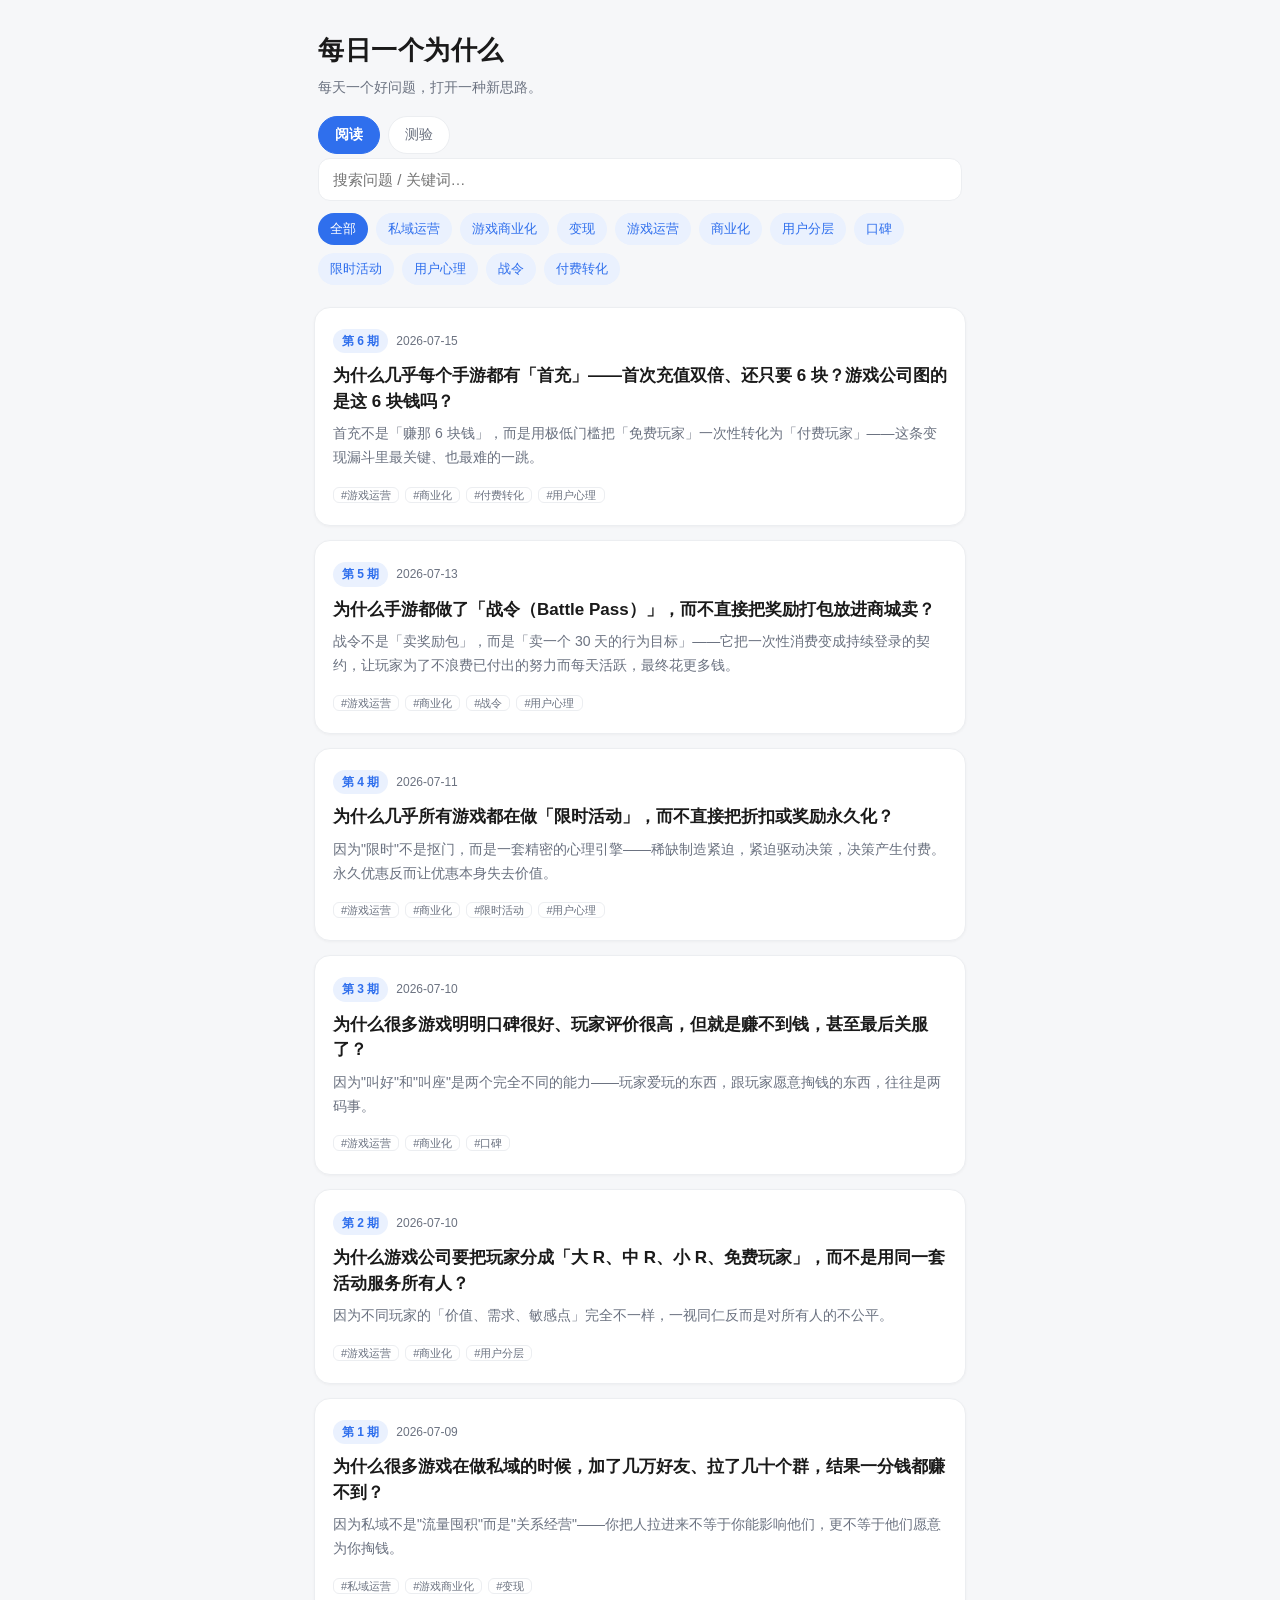
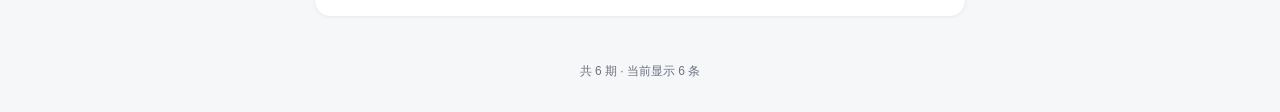
<file: index.html>
<!DOCTYPE html>
<html lang="zh-CN">
<head>
  <meta charset="UTF-8" />
  <meta name="viewport" content="width=device-width, initial-scale=1.0, maximum-scale=1.0, user-scalable=no, viewport-fit=cover" />
  <title>每日一个为什么 · 思维素材库</title>
  <meta name="description" content="每天一个好问题，打开一种新思路。游戏运营 / 商业化 / 私域的真实案例与思维模型。" />
  <meta property="og:type" content="website" />
  <meta property="og:title" content="每日一个为什么" />
  <meta property="og:description" content="每天一个好问题，打开一种新思路。游戏运营 / 商业化 / 私域的真实案例与思维模型。" />
  <meta property="og:image" content="cover.png" />
  <meta property="og:image:width" content="1200" />
  <meta property="og:image:height" content="630" />
  <meta property="og:site_name" content="每日一个为什么" />
  <meta name="format-detection" content="telephone=no" />
  <meta http-equiv="Cache-Control" content="no-cache, no-store, must-revalidate" />
  <meta http-equiv="Pragma" content="no-cache" />
  <meta http-equiv="Expires" content="0" />
  <link rel="stylesheet" href="css/style.css?v=4" />
</head>
<body>
  <header class="site-header">
    <h1 class="site-title">每日一个为什么</h1>
    <p class="site-sub">每天一个好问题，打开一种新思路。</p>
    <nav class="topnav">
      <a class="tnav active" href="index.html">阅读</a>
      <a class="tnav" href="quiz.html">测验</a>
    </nav>
    <div class="search-box">
      <input id="search" type="search" placeholder="搜索问题 / 关键词…" autocomplete="off" />
    </div>
    <nav id="tag-bar" class="tag-bar" hidden></nav>
  </header>

  <main id="list" class="card-list"></main>

  <footer class="site-footer">
    <span id="count"></span>
  </footer>

  <script src="vendor/marked.min.js?v=4"></script>
  <script>window.marked||document.write('<script src="https://cdn.jsdelivr.net/npm/marked/marked.min.js"><\/script>')</script>
  <script src="js/app.js?v=4"></script>
</body>
</html>
</file>
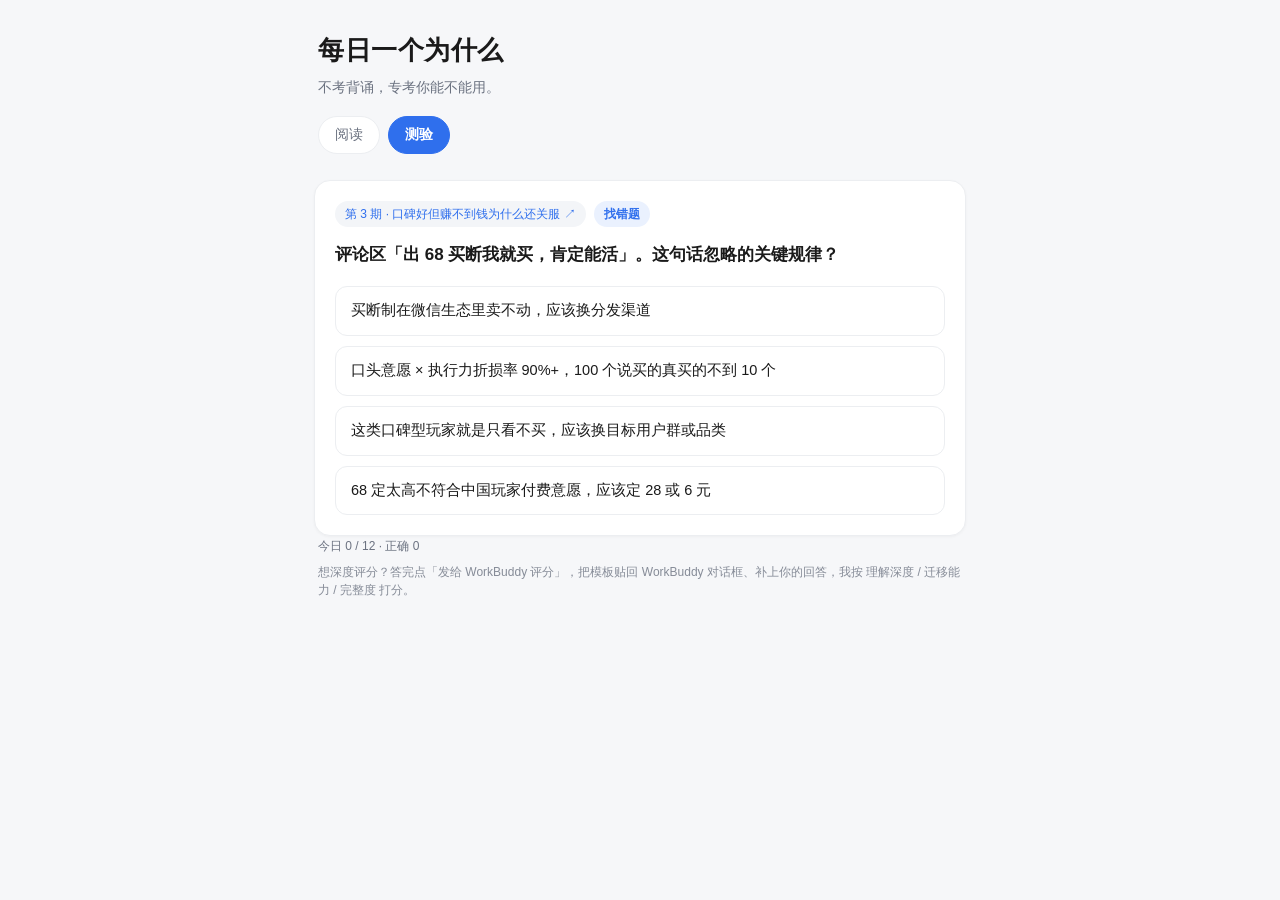
<file: quiz.html>
<!DOCTYPE html>
<html lang="zh-CN">
<head>
  <meta charset="UTF-8" />
  <meta name="viewport" content="width=device-width, initial-scale=1.0, viewport-fit=cover" />
  <title>测验 · 每日一个为什么</title>
  <meta name="description" content="不考背诵，专考你能不能用。随机抽题，想清楚再揭晓评分点。" />
  <link rel="stylesheet" href="css/style.css" />
</head>
<body>
  <header class="site-header">
    <h1 class="site-title">每日一个为什么</h1>
    <p class="site-sub">不考背诵，专考你能不能用。</p>
    <nav class="topnav">
      <a class="tnav" href="index.html">阅读</a>
      <a class="tnav active" href="quiz.html">测验</a>
    </nav>
  </header>

  <main class="quiz-wrap">
    <div id="quiz-card" class="quiz-card">
      <div class="empty">加载中…</div>
    </div>
    <div class="quiz-foot">
      <span id="today-count">今日 0 / 0</span>
      <span class="quiz-tip">想深度评分？答完点「发给 WorkBuddy 评分」，把模板贴回 WorkBuddy 对话框、补上你的回答，我按 理解深度 / 迁移能力 / 完整度 打分。</span>
    </div>
  </main>

  <script src="js/quiz.js"></script>
</body>
</html>
</file>
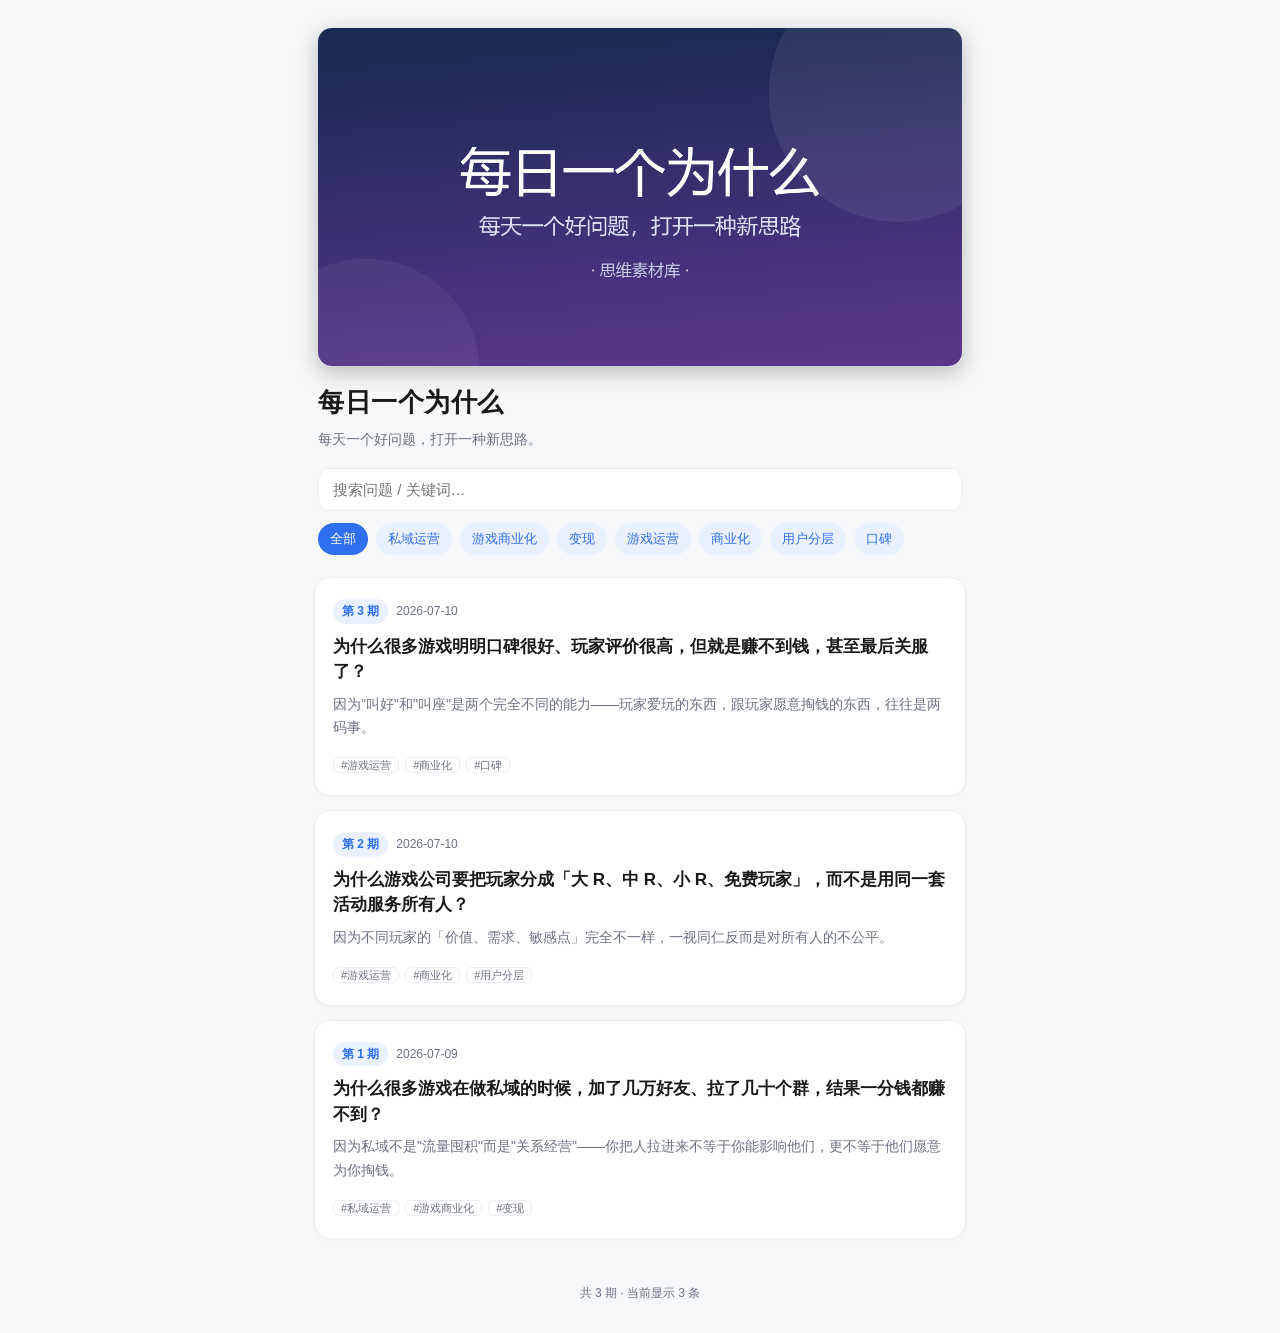
<file: standalone.html>
<!DOCTYPE html>
<html lang="zh-CN">
<head>
<meta charset="UTF-8"/>
<meta name="viewport" content="width=device-width,initial-scale=1,maximum-scale=1,user-scalable=no,viewport-fit=cover"/>
<title>每日一个为什么 · 思维素材库</title>
<meta name="description" content="每天一个好问题，打开一种新思路。游戏运营 / 商业化 / 私域的真实案例与思维模型。" />
<!-- 微信分享 Open Graph 标签 -->
<meta property="og:type" content="website" />
<meta property="og:title" content="每日一个为什么" />
<meta property="og:description" content="每天一个好问题，打开一种新思路。游戏运营 / 商业化 / 私域的真实案例与思维模型。" />
<meta property="og:image" content="cover.png" />
<meta property="og:image:width" content="1200" />
<meta property="og:image:height" content="630" />
<meta property="og:site_name" content="每日一个为什么" />
<meta name="twitter:card" content="summary_large_image" />
<meta name="format-detection" content="telephone=no" />
<style>
:root {
  --bg: #f6f7f9;
  --card: #ffffff;
  --text: #1a1a1a;
  --text-soft: #6b7280;
  --accent: #2f6fed;
  --accent-soft: #eaf1fe;
  --line: #eceef1;
  --quote: #f3f5f8;
  --radius: 16px;
  --maxw: 680px;
}

@media (prefers-color-scheme: dark) {
  :root {
    --bg: #111418;
    --card: #1b1f24;
    --text: #e8eaed;
    --text-soft: #9aa0a6;
    --accent: #6ea0ff;
    --accent-soft: #1d2a44;
    --line: #2a2f36;
    --quote: #1f242b;
  }
}

* { box-sizing: border-box; -webkit-tap-highlight-color: transparent; }

html, body {
  margin: 0;
  padding: 0;
  background: var(--bg);
  color: var(--text);
  font-family: -apple-system, BlinkMacSystemFont, "Segoe UI", "PingFang SC",
    "Hiragino Sans GB", "Microsoft YaHei", sans-serif;
  font-size: 16px;
  line-height: 1.7;
  -webkit-font-smoothing: antialiased;
}

a { color: inherit; text-decoration: none; }

/* ---------- 首页头部 ---------- */
.site-header {
  max-width: var(--maxw);
  margin: 0 auto;
  padding: 28px 18px 8px;
}
.site-title {
  font-size: 26px;
  font-weight: 800;
  margin: 0 0 4px;
  letter-spacing: 0.5px;
}
.site-sub {
  margin: 0 0 16px;
  color: var(--text-soft);
  font-size: 14px;
}
.search-box input {
  width: 100%;
  border: 1px solid var(--line);
  background: var(--card);
  color: var(--text);
  border-radius: 12px;
  padding: 12px 14px;
  font-size: 15px;
  outline: none;
}
.search-box input:focus { border-color: var(--accent); }

/* ---------- 标签栏（预留筛选） ---------- */
.tag-bar {
  display: flex;
  gap: 8px;
  flex-wrap: wrap;
  margin-top: 12px;
}
.tag-bar .tag {
  font-size: 13px;
  padding: 5px 12px;
  border-radius: 999px;
  background: var(--accent-soft);
  color: var(--accent);
  cursor: pointer;
}
.tag-bar .tag.active { background: var(--accent); color: #fff; }

/* ---------- 卡片列表 ---------- */
.card-list {
  max-width: var(--maxw);
  margin: 0 auto;
  padding: 14px 14px 30px;
}
.card {
  background: var(--card);
  border-radius: var(--radius);
  padding: 18px;
  margin-bottom: 14px;
  box-shadow: 0 1px 3px rgba(0, 0, 0, 0.04);
  border: 1px solid var(--line);
  cursor: pointer;
  transition: transform 0.12s ease;
}
.card:active { transform: scale(0.985); }
.card-issue {
  display: inline-block;
  font-size: 12px;
  font-weight: 700;
  color: var(--accent);
  background: var(--accent-soft);
  padding: 2px 9px;
  border-radius: 999px;
  margin-bottom: 10px;
}
.card-date { font-size: 12px; color: var(--text-soft); margin-left: 8px; }
.card-q {
  font-size: 17px;
  font-weight: 700;
  line-height: 1.5;
  margin: 0 0 8px;
}
.card-sum {
  font-size: 14px;
  color: var(--text-soft);
  margin: 0;
  display: -webkit-box;
  -webkit-line-clamp: 2;
  -webkit-box-orient: vertical;
  overflow: hidden;
}
.card-tags { margin-top: 10px; }
.card-tags .t {
  font-size: 11px; color: var(--text-soft);
  border: 1px solid var(--line); border-radius: 6px;
  padding: 1px 7px; margin-right: 6px;
}

.empty { text-align: center; color: var(--text-soft); padding: 40px 0; }

.site-footer {
  text-align: center;
  color: var(--text-soft);
  font-size: 12px;
  padding: 0 0 30px;
}
.site-footer a { color: var(--accent); }

/* ---------- 详情页 ---------- */
.article-topbar {
  position: sticky; top: 0; z-index: 10;
  max-width: var(--maxw);
  margin: 0 auto;
  display: flex; align-items: center; gap: 12px;
  padding: 12px 16px;
  background: var(--bg);
  backdrop-filter: blur(8px);
}
.back-btn { color: var(--accent); font-size: 15px; font-weight: 600; }
.article-meta { color: var(--text-soft); font-size: 13px; }

.article-wrap {
  max-width: var(--maxw);
  margin: 0 auto;
  padding: 6px 18px 30px;
}
.article-content { font-size: 16px; }
.article-content h1 {
  font-size: 22px; font-weight: 800; line-height: 1.4; margin: 8px 0 18px;
}
.article-content h2 {
  font-size: 19px; font-weight: 800; margin: 26px 0 12px;
  padding-left: 10px; border-left: 4px solid var(--accent);
}
.article-content h3 {
  font-size: 16px; font-weight: 700; margin: 20px 0 8px; color: var(--text);
}
.article-content p { margin: 12px 0; }
.article-content ul, .article-content ol { padding-left: 22px; margin: 10px 0; }
.article-content li { margin: 6px 0; }
.article-content blockquote {
  margin: 14px 0;
  padding: 12px 16px;
  background: var(--quote);
  border-left: 4px solid var(--accent);
  border-radius: 0 10px 10px 0;
  color: var(--text-soft);
}
.article-content blockquote p { margin: 4px 0; }
.article-content strong { color: var(--text); font-weight: 700; }
.article-content table {
  width: 100%; border-collapse: collapse; margin: 16px 0;
  font-size: 14px; display: block; overflow-x: auto; white-space: nowrap;
}
.article-content th, .article-content td {
  border: 1px solid var(--line); padding: 8px 10px; text-align: left;
}
.article-content th { background: var(--accent-soft); color: var(--accent); font-weight: 700; }
.article-content code {
  background: var(--quote); padding: 2px 6px; border-radius: 5px; font-size: 14px;
}
.article-content hr { border: none; border-top: 1px solid var(--line); margin: 24px 0; }

/* ---------- 上下期导航 ---------- */
.pager {
  max-width: var(--maxw);
  margin: 0 auto;
  display: flex; justify-content: space-between; gap: 10px;
  padding: 0 18px 40px;
}
.pager a {
  flex: 1; text-align: center;
  padding: 12px; border-radius: 12px;
  background: var(--card); border: 1px solid var(--line);
  font-size: 14px; color: var(--accent); font-weight: 600;
}
.pager a.disabled { color: var(--text-soft); opacity: 0.5; pointer-events: none; }
.pager a .lbl { display: block; font-size: 11px; color: var(--text-soft); font-weight: 400; }

/* 分享提示 */
.site-footer .tip {
  display: inline-block; margin-top: 6px; font-size: 12px;
  color: var(--text-soft); opacity: 0.75; font-weight: 400;
}

/* 头图 */
.hero {
  display: block; width: 100%; max-width: 720px; margin: 0 auto 14px;
  border-radius: 14px; box-shadow: 0 6px 22px rgba(0,0,0,0.25);
}

</style>
</head>
<body>

<header class="site-header">
<img class="hero" src="cover.png" alt="每日一个为什么"/>
<h1 class="site-title">每日一个为什么</h1>
<p class="site-sub">每天一个好问题，打开一种新思路。</p>
<div class="search-box"><input id="search" type="search" placeholder="搜索问题 / 关键词…" autocomplete="off"/></div>
<nav id="tag-bar" class="tag-bar"></nav>
</header>

<main id="list" class="card-list">
<div style="text-align:center;color:#999;padding:40px 0;">加载中…</div>
</main>

<div id="article-view" class="article-wrap" style="display:none">
<header class="article-topbar">
<a href="#" class="back-btn" onclick="showList();return false;">‹ 返回列表</a>
<span id="av-meta" class="article-meta"></span>
</header>
<article id="av-content" class="article-content"></article>
<nav id="av-pager" class="pager"></nav>
</div>

<footer class="site-footer"><span id="count"></span></footer>

<script>
/* ===== 数据（JSON 内联，构建时已预渲染 HTML）===== */
var ARTICLES_JSON = [
  {
    "id": "001",
    "issue": 1,
    "date": "2026-07-09",
    "title": "001-游戏私域加了几万好友为什么赚不到钱",
    "question": "为什么很多游戏在做私域的时候，加了几万好友、拉了几十个群，结果一分钱都赚不到？",
    "summary": "因为私域不是\"流量囤积\"而是\"关系经营\"——你把人拉进来不等于你能影响他们，更不等于他们愿意为你掏钱。",
    "tags": [
      "私域运营",
      "游戏商业化",
      "变现"
    ],
    "theme": "私域运营",
    "html_body": "<h1>每日一个为什么 · 第 1 期</h1>\n\n<h2>问题</h2>\n\n<p><strong>为什么很多游戏在做私域的时候，加了几万好友、拉了几十个群，结果一分钱都赚不到？</strong></p>\n\n<hr/>\n\n<h2>答案</h2>\n\n<h3>一句话总结</h3>\n\n<blockquote><p>因为私域不是\"流量囤积\"而是\"关系经营\"——你把人拉进来不等于你能影响他们，更不等于他们愿意为你掏钱。</p></blockquote>\n\n<h3>先看一个真实场景</h3>\n\n<p>某款游戏运营团队雄心勃勃地搞私域：</p>\n\n<li>加了 <strong>5 万个玩家微信好友</strong></li>\n<li>拉了 <strong>40 多个微信群</strong></li>\n<li>每天在群里发活动公告、充值福利、版本更新</li>\n\n<p>看起来声势浩大，对吧？</p>\n\n<p>结果三个月下来：</p>\n\n<blockquote><p>月均私域转化收入：不到 2000 块。</p></blockquote>\n<blockquote><p>群活跃率：从 80% 掉到 5%。</p></blockquote>\n<blockquote><p>被拉黑 / 退群率：超过 60%。</p></blockquote>\n\n<p>运营团队崩溃了：\"我们明明这么努力，为什么玩家不买账？\"</p>\n\n<p>问题出在哪？四个层面。</p>\n\n<hr/>\n\n<h3>第一层：没筛选——来者不拒，等于谁都没服务好</h3>\n\n<p>很多游戏做私域的第一步就错了——<strong>把所有玩家都往里拉</strong>。</p>\n\n<p>新注册的、只玩了一天的、已经流失半年的、纯粹来白嫖的……全部塞进同一个群、用同一套话术。</p>\n\n<p>这就像一家餐厅：</p>\n\n<li>把米其林食客和路边摊常客放在一张桌子上</li>\n<li>用同样的菜单、同样的推销方式对待所有人</li>\n<li>结果是：高端客户觉得掉价跑了，低端客户觉得贵了也跑了</li>\n\n<p><strong>私域的本质不是\"人多\"，而是\"人对\"。</strong></p>\n\n<p>好的私域第一步应该是<strong>筛选</strong>：谁值得花时间深度服务？谁有付费潜力？谁只是凑热闹？</p>\n\n<table><thead><tr>\n<th>筛选维度</th>\n<th>高价值信号</th>\n<th>低价值信号</th>\n</tr></thead><tbody>\n<tr>\n<td>充值历史</td>\n<td>有过付费行为</td>\n<td>从未付费</td>\n</tr>\n<tr>\n<td>活跃度</td>\n<td>每日登录、参与活动</td>\n<td>注册后几乎不上线</td>\n</tr>\n<tr>\n<td>社交意愿</td>\n<td>主动加好友、进群</td>\n<td>被动、不回应</td>\n</tr>\n<tr>\n<td>内容偏好</td>\n<td>关注攻略/福利/社群</td>\n<td>只关心免费资源</td>\n</tr>\n</tbody></table>\n\n<p>不加筛选地拉人，最后的结果就是——<strong>群里全是\"僵尸\"，真正有价值的人被噪音淹没了</strong>。</p>\n\n<hr/>\n\n<h3>第二层：没信任——刚加上微信就开始推广告</h3>\n\n<p>这是最常见的翻车操作。</p>\n\n<p>玩家刚通过你的好友申请，还没聊两句，你就开始发：</p>\n\n<blockquote><p>\"亲，今天充值返利活动开始了哦~\"</p></blockquote>\n<blockquote><p>\"新版本上线，首充双倍返利！\"</p></blockquote>\n\n<p>换位思考一下：你刚加了一个人，他上来就给你推销保险，你的第一反应是什么？</p>\n\n<p><strong>删掉。拉黑。</strong></p>\n\n<p>私域运营的核心资产是什么？<strong>不是好友数量，是信任关系。</strong></p>\n\n<p>建立信任需要时间：</p>\n\n<li><strong>先给价值</strong>——攻略、独家消息、提前体验资格</li>\n<li><strong>再建关系</strong>——记住玩家的习惯、称呼、偏好</li>\n<li><strong>最后才是变现</strong>——当对方觉得\"这个人懂我\"的时候，推荐自然有效</li>\n\n<p>很多人把私域当成了\"另一个广告渠道\"，这是根本性的认知错误。</p>\n\n<hr/>\n\n<h3>第三层：没互动——只有单向推送，没有双向对话</h3>\n\n<p>看看大多数游戏私域的日常：</p>\n\n<li>早上 9 点：发一条活动公告</li>\n<li>中午 12 点：发一条充值提醒</li>\n<li>晚上 8 点：发一波群发消息</li>\n<li>全天：零互动，零回复</li>\n\n<p>这不叫私域，这叫<strong>电子传单</strong>。</p>\n\n<p>真正的私域运营是什么样的？</p>\n\n<table><thead><tr>\n<th>单向推送（错误做法）</th>\n<th>双向互动（正确做法）</th>\n</tr></thead><tbody>\n<tr>\n<td>群发统一文案</td>\n<td>1v1 针对性沟通</td>\n</tr>\n<tr>\n<td>只说不听</td>\n<td>问玩家意见、收集反馈</td>\n</tr>\n<tr>\n<td>机械式打卡</td>\n<td>记住每个人的特点</td>\n</tr>\n<tr>\n<td>推销导向</td>\n<td>服务导向</td>\n</tr>\n</tbody></table>\n\n<p>有个做得很好的案例：某游戏的大 R 专属客服——不是群发广告，而是每天主动问一句\"昨天打得怎么样？有没有遇到 bug？\"。</p>\n\n<p>看似闲聊，实际上在做两件事：</p>\n\n<li><strong>维系情感连接</strong>——让大 R 觉得\"有人在乎我\"</li>\n<li><strong>捕捉消费信号</strong>——从聊天中了解玩家当前的需求和痛点</li>\n\n<p>这种 1v1 的管家式运营，转化率是群发的 <strong>10 倍以上</strong>。</p>\n\n<hr/>\n\n<h3>第四层：没闭环——想赚钱但不知道怎么赚</h3>\n\n<p>最后一个也是最致命的问题：很多团队做了私域，但<strong>从来没有设计过清晰的变现路径</strong>。</p>\n\n<p>他们的情况通常是：</p>\n\n<blockquote><p>\"先把人加进来，以后总能想到办法变现吧。\"</p></blockquote>\n\n<p>然后呢？就没有然后了。</p>\n\n<p>私域变现需要有明确的路径设计：</p>\n\n<pre><code>\n筛选高价值用户 → 建立信任关系 → 持续提供价值 → \n识别消费时机 → 精准推荐匹配需求的产品 → 完成交易 → 收集反馈 → 循环\n</code></pre>\n\n<p>每一步都要有具体的方法论和执行标准：</p>\n\n<table><thead><tr>\n<th>阶段</th>\n<th>关键动作</th>\n<th>衡量指标</th>\n</tr></thead><tbody>\n<tr>\n<td>筛选</td>\n<td>设定入圈门槛（如累计充值 ≥ X 元）</td>\n<td>入圈人数 / 总好友数</td>\n</tr>\n<tr>\n<td>信任</td>\n<td>定期 1v1 沟通频率、内容打开率</td>\n<td>回复率 / 对话轮次</td>\n</tr>\n<tr>\n<td>价值</td>\n<td>提供独占信息 / 提前体验 / 专属福利</td>\n<td>内容互动率</td>\n</tr>\n<tr>\n<td>变现</td>\n<td>在合适的时机推送匹配需求的offer</td>\n<td>转化率 / ARPU</td>\n</tr>\n<tr>\n<td>反馈</td>\n<td>交易后回访、满意度调研</td>\n<td>复购率 / NPS</td>\n</tr>\n</tbody></table>\n\n<p><strong>没有这套闭环，私域就是一个\"热闹但没有产出\"的黑洞。</strong></p>\n\n<hr/>\n\n<h3>总结</h3>\n\n<p>游戏私域加了几万好友却赚不到钱，不是因为私域不行，而是因为<strong>大部分团队把私域做成了\"低配版短信群发\"</strong>：</p>\n\n<li>❌ 来者不拒不加筛选</li>\n<li>❌ 刚加上就推广告不建信任</li>\n<li>❌ 只会群发不会 1v1 互动</li>\n<li>❌ 没有设计变现闭环</li>\n\n<p>私域的真正力量在于：<strong>用少量但精准的关系，创造远超大规模流量投放的价值。</strong></p>\n\n<p>关键不是你有多少好友，而是你和多少好友之间有<strong>真实的关系</strong>。</p>\n\n<hr/>\n\n<h3>产品经理能学到什么？</h3>\n\n<li><strong>筛选 > 数量</strong>：100 个精准用户的价值 > 10000 个泛流量</li>\n<li><strong>信任是货币</strong>：在私域里，信任比任何营销技巧都值钱</li>\n<li><strong>互动即数据</strong>：每一次双向对话都在告诉你用户的真实需求</li>\n<li><strong>闭环思维</strong>：任何商业动作都要有清晰的\"投入→产出→反馈→优化\"路径</li>\n\n<hr/>\n\n<p><em>下期预告：为什么游戏公司要把玩家分成大R、中R、小R、免费玩家？</em></p>",
    "prev": null,
    "next": "002"
  },
  {
    "id": "002",
    "issue": 2,
    "date": "2026-07-10",
    "title": "002-游戏公司为什么要分大R中R小R",
    "question": "为什么游戏公司要把玩家分成「大 R、中 R、小 R、免费玩家」，而不是用同一套活动服务所有人？",
    "summary": "因为不同玩家的「价值、需求、敏感点」完全不一样，一视同仁反而是对所有人的不公平。",
    "tags": [
      "游戏运营",
      "商业化",
      "用户分层"
    ],
    "theme": "游戏运营",
    "html_body": "<h1>每日一个为什么 · 第 2 期</h1>\n\n<h2>问题</h2>\n\n<p><strong>为什么游戏公司要把玩家分成「大 R、中 R、小 R、免费玩家」，而不是用同一套活动服务所有人？</strong></p>\n\n<hr/>\n\n<h2>答案</h2>\n\n<h3>一句话总结</h3>\n\n<blockquote><p>因为不同玩家的「价值、需求、敏感点」完全不一样，一视同仁反而是对所有人的不公平。</p></blockquote>\n\n<h3>用个生活中的例子</h3>\n\n<p>想象一家餐厅：</p>\n\n<li>有人只点一份盖饭，追求吃饱就行；</li>\n<li>有人点套餐，想性价比高、吃得丰富；</li>\n<li>有人点海鲜和私厨，要的是面子、服务和稀缺体验。</li>\n\n<p>如果餐厅给所有人都发「消费满 500 送茅台」的券，盖饭顾客用不上，土豪顾客觉得掉价——两边都得罪了。</p>\n\n<p>游戏公司面对的也是这样的用户光谱。只不过餐厅的「消费金额」换成了游戏里的「充值额度」，R 就是人民币（Renminbi）的缩写：</p>\n\n<table><thead><tr>\n<th>层级</th>\n<th>大致月充值范围</th>\n<th>特征</th>\n</tr></thead><tbody>\n<tr>\n<td>免费玩家</td>\n<td>0 元</td>\n<td>人多、活跃、贡献气氛</td>\n</tr>\n<tr>\n<td>小 R</td>\n<td>几块到几十元</td>\n<td>对价格敏感，愿意为小确幸付费</td>\n</tr>\n<tr>\n<td>中 R</td>\n<td>几百到几千元</td>\n<td>追求成长效率和性价比</td>\n</tr>\n<tr>\n<td>大 R</td>\n<td>万元以上</td>\n<td>要身份、要领先、要专属服务</td>\n</tr>\n</tbody></table>\n\n<blockquote><p>注意：这个分层不是鄙视链，而是<strong>运营策略</strong>。</p></blockquote>\n\n<h3>为什么要分层？四个核心原因</h3>\n\n<h4>1. 付费能力不同，不能硬塞同一个价格</h4>\n\n<p>一个小 R 玩家可能每个月在游戏上的预算只有 30 块，你给他推 648 元礼包，他会直接关闭支付界面，还觉得游戏「逼氪」。</p>\n\n<p>反过来，大 R 玩家可能一次活动充几万，你总给他推 6 元首充，他会觉得这个游戏「不懂我」。</p>\n\n<p><strong>产品经理思维</strong>：价格不是成本决定的，而是用户「心理账户」决定的。每个人心里都有一本小账，给不同预算的人匹配不同价格带，才能提高整体转化。</p>\n\n<h4>2. 需求不同：有人要爽，有人要省，有人要社交</h4>\n\n<li><strong>免费玩家</strong>：主要靠时间换资源，喜欢公平、可肝、能白嫖；</li>\n<li><strong>小 R</strong>：愿意花小钱换 convenience（月卡、通行证、小礼包）；</li>\n<li><strong>中 R</strong>：追求效率，想要「比平民强，但花的钱有性价比」；</li>\n<li><strong>大 R</strong>：追求顶端体验、稀缺称号、专属客服、服务器地位。</li>\n\n<p>同一套活动很难同时满足这些需求。比如「充值返元宝」对大 R 没吸引力，对免费玩家却够不着门槛。</p>\n\n<h4>3. 敏感度不同：免费玩家怕「不公平」，大 R 怕「不够特殊」</h4>\n\n<li>免费玩家最敏感的是「付费会不会破坏公平」，如果游戏太逼氪，他们会流失；</li>\n<li>大 R 最敏感的是「我花钱能不能买到别人买不到的东西」，如果人人一样，他就不愿意花大钱。</li>\n\n<p>所以好游戏的商业化设计通常是：<strong>免费玩家能玩，小 R 能舒服，中 R 能成长，大 R 能装逼</strong>。每个层级都觉得自己「赚到了」。</p>\n\n<h4>4. 资源有限，必须把钱花在刀刃上</h4>\n\n<p>运营的人力、预算、服务器资源都是有限的。如果给所有玩家都配 1v1 客服，公司会破产；但如果只给大 R 配专属服务，成本可控，还能提升高价值用户留存。</p>\n\n<p>这其实是<strong>帕累托法则（二八定律）</strong>：20% 的用户贡献 80% 的收入。游戏运营必须优先服务好这 20%。</p>\n\n<h3>不同层级的典型运营策略</h3>\n\n<table><thead><tr>\n<th>玩家层级</th>\n<th>运营重点</th>\n<th>常见手段</th>\n</tr></thead><tbody>\n<tr>\n<td>免费玩家</td>\n<td>活跃、氛围、潜在转化</td>\n<td>签到、任务、UGC 活动、社区氛围</td>\n</tr>\n<tr>\n<td>小 R</td>\n<td>培养付费习惯</td>\n<td>首充、月卡、低价礼包、战令</td>\n</tr>\n<tr>\n<td>中 R</td>\n<td>提升 ARPU（每用户平均收入）</td>\n<td>成长基金、限时累充、性价比礼包</td>\n</tr>\n<tr>\n<td>大 R</td>\n<td>尊享服务、身份认同</td>\n<td>专属客服、线下活动、限定称号、提前体验</td>\n</tr>\n</tbody></table>\n\n<h3>一个常见误区</h3>\n\n<blockquote><p>「只服务大 R 就行了，免费玩家反正不花钱。」</p></blockquote>\n\n<p>这是错的。免费玩家虽然自己不付费，但他们：</p>\n\n<li>是大 R 的「游戏体验」的一部分（PVP、社交、公会战都需要人）；</li>\n<li>会在社区产出攻略、二创、口碑；</li>\n<li>未来可能变成小 R 或中 R。</li>\n\n<p>没有免费玩家，大 R 也没地方展示优越感。所以运营分层不是「抛弃底层」，而是「给每个人合适的位置」。</p>\n\n<h3>产品经理能学到什么？</h3>\n\n<p>分层运营背后是三个产品思维：</p>\n\n<li><strong>用户细分</strong>：不要幻想一个功能讨好所有人；</li>\n<li><strong>ROI 意识</strong>：把有限资源投向最高价值的地方；</li>\n<li><strong>生态思维</strong>：产品是一个系统，不同用户互相成就。</li>\n\n<h3>总结</h3>\n\n<p>游戏公司把玩家分成大 R、中 R、小 R、免费玩家，不是势利眼，而是因为<strong>不同玩家需要不同的价值交换方式</strong>。好的分层运营让每个人都觉得自己被善待：免费玩家有乐趣，小 R 有性价比，中 R 有成长，大 R 有尊贵感。这才是游戏长期赚钱的底层逻辑。</p>",
    "prev": "001",
    "next": "003"
  },
  {
    "id": "003",
    "issue": 3,
    "date": "2026-07-10",
    "title": "003-口碑好但赚不到钱为什么还关服",
    "question": "为什么很多游戏明明口碑很好、玩家评价很高，但就是赚不到钱，甚至最后关服了？",
    "summary": "因为\"叫好\"和\"叫座\"是两个完全不同的能力——玩家爱玩的东西，跟玩家愿意掏钱的东西，往往是两码事。",
    "tags": [
      "游戏运营",
      "商业化",
      "口碑"
    ],
    "theme": "游戏运营",
    "html_body": "<h1>每日一个为什么 · 第 3 期</h1>\n\n<h2>问题</h2>\n\n<p><strong>为什么很多游戏明明口碑很好、玩家评价很高，但就是赚不到钱，甚至最后关服了？</strong></p>\n\n<hr/>\n\n<h2>答案</h2>\n\n<h3>一句话总结</h3>\n\n<blockquote><p>因为\"叫好\"和\"叫座\"是两个完全不同的能力——玩家爱玩的东西，跟玩家愿意掏钱的东西，往往是两码事。</p></blockquote>\n\n<h3>先看一个真实场景</h3>\n\n<p>你玩过那种\"良心游戏\"吗？不逼氪、不抽卡、不卖数值、全靠技术和肝，社区一片赞美：</p>\n\n<blockquote><p>\"终于有一款国产良心了！\"</p></blockquote>\n<blockquote><p>\"策划是人！\"</p></blockquote>\n<blockquote><p>\"TapTap 9.5 分！\"</p></blockquote>\n\n<p>然后过了一年——<strong>停服公告</strong>。</p>\n\n<p>评论区瞬间反转：</p>\n\n<blockquote><p>\"这么好的游戏为什么没人充钱啊？\"</p></blockquote>\n<blockquote><p>\"中国玩家配不上好游戏。\"</p></blockquote>\n\n<p>这个场景不是段子，国内游戏行业每年都在上演。</p>\n\n<h3>口碑好但赚不到钱的五层原因</h3>\n\n<h4>第一层：免费玩家 ≠ 付费玩家，评价权 ≠ 消费权</h4>\n\n<p>这是最反直觉的一点——</p>\n\n<p><strong>在 TapTap 给你打 5 星的人，可能一分钱都没充过。</strong></p>\n\n<p>游戏的评价主要来自两类人：免费玩家和小 R。他们数量庞大、表达欲强、对价格极其敏感。他们喜欢的标准是\"能不能白嫖\"——只要够肝就能拿到，那就是好游戏。</p>\n\n<p>而真正付费的大 R 呢？他们很少去 TapTap 发长评。他们直接充值、找客服、加 VIP 群。</p>\n\n<p>所以出现了一个荒诞的分裂：</p>\n\n<table><thead><tr>\n<th>视角</th>\n<th>看法</th>\n<th>行动</th>\n</tr></thead><tbody>\n<tr>\n<td>玩家社区</td>\n<td>\"这游戏太良心了！\"</td>\n<td>不付钱</td>\n</tr>\n<tr>\n<td>大 R 玩家</td>\n<td>\"没什么值得买的\"</td>\n<td>流失</td>\n</tr>\n<tr>\n<td>运营团队</td>\n<td>\"口碑数据好但收入断崖\"</td>\n<td>砍预算 → 裁员 → 停服</td>\n</tr>\n</tbody></table>\n\n<p><strong>口碑数据代表\"声量\"，不代表\"消费意愿\"。</strong></p>\n\n<h4>第二层：良心 ≠ 可持续，商业上\"太良心\"可能是自杀</h4>\n\n<p>很多策划出于理想主义，把商业化做得极度克制：</p>\n\n<li>不卖数值 → 大 R 没东西买</li>\n<li>不抽卡 → 没有冲动消费场景</li>\n<li>外观全部免费 → 没有身份炫耀出口</li>\n<li>所有东西都能肝 → 付费的价值感崩塌</li>\n\n<p>结果呢？付费率可能只有 1-2%，ARPU（每用户平均收入）不到 5 块。</p>\n\n<p>而一款正常运营的手游，服务器成本、研发工资、推广费用，每个月少说几十万。付费率 1-2% 的纯口碑型游戏，连服务器钱都付不起。</p>\n\n<p><strong>口碑好 ≠ 商业可持续。</strong> 就像一家餐厅，菜好吃、环境好、价格便宜——但翻台率上不去、客单价不够，最后还是要关门。</p>\n\n<h4>第三层：定价的心理悖论——玩家\"口头说愿意付\"和\"真的付\"是两回事</h4>\n\n<p>每次有游戏停服，评论区都会有人说：</p>\n\n<blockquote><p>\"出个买断制啊，我愿意花 68 块！\"</p></blockquote>\n<blockquote><p>\"做成 30 块月卡我就充！\"</p></blockquote>\n\n<p>但真出了买断制，转化率可能不到 1%。因为游戏行业有个残酷的数据规律：</p>\n\n<p><strong>口头付费意愿 × 实际执行力 = 实际付费行为。这个折损率通常在 90% 以上。</strong></p>\n\n<p>一百个人说\"我愿意付费\"，最后真正掏钱的可能不到十个。这不是玩家虚伪，而是人的天性——<strong>我们高估自己的消费意愿，这是所有消费品领域都存在的认知偏差。</strong></p>\n\n<h4>第四层：口碑传播 ≠ 用户增长，好口碑换不来好买量</h4>\n\n<p>很多开发者的幻想：</p>\n\n<blockquote><p>\"只要游戏品质够好，口碑自然传播，用户就来了。\"</p></blockquote>\n\n<p>现实是：在今天的游戏市场里——</p>\n\n<li>纯靠口碑自然增长，DAU 天花板大约 2-3 万；</li>\n<li>要突破这个天花板，必须买量（在抖音、快手等平台投广告）；</li>\n<li>买量一个用户成本 30-100 元不等，而口碑型游戏付费率低、LTV（用户生命周期价值）小，根本买不起。</li>\n\n<p>这就形成了一个死循环：口碑好 → 不赚钱 → 买不起量 → 用户不增长 → 更不赚钱。在现在这个获客成本高企的环境里，\"酒香不怕巷子深\"几乎是幻想。</p>\n\n<h4>第五层：好游戏不一定有好运营，设计能力和运营能力是两台不同的发动机</h4>\n\n<p>有些游戏设计得很好玩，但运营完全是灾难：</p>\n\n<li>活动节奏乱——有时一周三个活动，有时两个月没动静；</li>\n<li>社群运营缺席——官方 Q 群全是广告没人管；</li>\n<li>客服响应慢——玩家遇到 BUG 三天没人理；</li>\n<li>没有私域沉淀——玩家流失后完全无法触达召回。</li>\n\n<p><strong>游戏研发是把产品做出来，游戏运营是让产品活下去。</strong> 两个岗位的能力模型完全不同。好游戏被烂运营拖死，远比被烂口碑拖死常见。</p>\n\n<h3>那是不是说\"游戏就不该做好口碑\"？</h3>\n\n<p>绝对不是。这里要分清楚——</p>\n\n<p><strong>好口碑 ≠ 不赚钱。好口碑 + 合理的商业化设计 = 可持续的好产品。</strong></p>\n\n<p>两者的区别在于：</p>\n\n<table><thead><tr>\n<th>纯口碑型</th>\n<th>口碑商业平衡型</th>\n</tr></thead><tbody>\n<tr>\n<td>核心思路</td>\n<td>极致良心，怕赚玩家钱</td>\n<td>让愿意花钱的人有地方花</td>\n</tr>\n<tr>\n<td>商业化</td>\n<td>几乎不做</td>\n<td><strong>分层设计</strong>：免费可玩 → 小付费舒适 → 大付费尊享</td>\n</tr>\n<tr>\n<td>免费玩家体验</td>\n<td>好</td>\n<td>好（靠肝也能获得大部分内容）</td>\n</tr>\n<tr>\n<td>付费玩家体验</td>\n<td>没东西买</td>\n<td>有专属外观/便利/服务/身份</td>\n</tr>\n<tr>\n<td>结果</td>\n<td>高口碑 → 低付费 → 养不起 → 关服</td>\n<td>高口碑 → 可持续收入 → 持续更新 → 越来越好</td>\n</tr>\n</tbody></table>\n\n<p><strong>真正好的商业化设计，不是赚所有玩家的钱，而是让愿意付费的人心甘情愿地付费，同时让不愿意付费的人也能玩得开心。</strong></p>\n\n<p>正如我们上一期讲的分层运营——免费玩家和大 R 需要的是完全不同的东西。</p>\n\n<h3>产品经理能学到什么？</h3>\n\n<li><strong>评价不等于价值</strong>：用户嘴上说什么，和用户实际做什么，要分开看。看数据，别看评论。</li>\n<li><strong>可持续性设计</strong>：产品必须是商业上可持续的，否则再好的初衷也会变成\"关服公告\"。</li>\n<li><strong>不要憎恨商业化</strong>：商业化不是罪恶，它是让好产品能活下去的燃料。健康的商业化是用户价值的一部分。</li>\n<li><strong>平衡 > 极端</strong>：极致良心和极致逼氪，两个极端都走不长远。长期成功的产品永远是找到了那个平衡点。</li>\n\n<h3>总结</h3>\n\n<p>好游戏赚不到钱，不是中国玩家\"不配\"，也不是开发者\"不够努力\"。它背后是一个很朴素的产品逻辑：<strong>免费玩家用评价表达认同，付费玩家用消费表达认同——两者服务的是同一个产品的两面，但商业模式必须建立在付费那面上。</strong></p>\n\n<p>口碑是游戏的血压，太高或太低都不行；商业化设计则是心脏——光有血压没有心跳，人活不了。</p>\n\n<hr/>\n\n<p><em>下期预告？明天见。</em></p>",
    "prev": "002",
    "next": null
  }
];
var ARTICLES = ARTICLES_JSON;
var ALL_TAGS = ["私域运营", "游戏商业化", "变现", "游戏运营", "商业化", "用户分层", "口碑"];

/* ===== 应用逻辑（纯 ES5，不依赖任何第三方库）===== */
(function(){
var listEl = document.getElementById("list");
var searchEl = document.getElementById("search");
var tagBarEl = document.getElementById("tag-bar");
var countEl = document.getElementById("count");
var avEl = document.getElementById("article-view");
var avContent = document.getElementById("av-content");
var avMeta = document.getElementById("av-meta");
var avPager = document.getElementById("av-pager");
var activeTag = null;

function esc(s) {
  if (!s) return "";
  return String(s).replace(/&/g,"&amp;").replace(/</g,"&lt;").replace(/>/g,"&gt;").replace(/"/g,"&quot;");
}

function renderList(kw) {
  kw = (kw || "").trim().toLowerCase();
  var items = [];
  for (var i = 0; i < ARTICLES.length; i++) items.push(ARTICLES[i]);
  items.reverse();
  var html = "";
  var shown = 0;
  for (var i = 0; i < items.length; i++) {
    var it = items[i];
    var hay = (it.question || "") + " " + (it.summary || "") + " " + (it.title || "") + " " + (it.tags ? it.tags.join(" ") : "");
    hay = hay.toLowerCase();
    if (kw && hay.indexOf(kw) === -1) continue;
    if (activeTag && it.tags && it.tags.indexOf(activeTag) === -1) continue;
    if (activeTag && !it.tags) continue;
    shown++;
    html += '<div class="card" data-id="' + esc(it.id) + '">';
    html += '<span class="card-issue">第 ' + (it.issue || "?") + ' 期</span>';
    if (it.date) html += '<span class="card-date">' + esc(it.date) + '</span>';
    html += '<p class="card-q">' + esc(it.question || it.title) + '</p>';
    if (it.summary) html += '<p class="card-sum">' + esc(it.summary) + '</p>';
    if (it.tags && it.tags.length) {
      html += '<div class="card-tags">';
      for (var t = 0; t < it.tags.length; t++) {
        html += '<span class="t">#' + esc(it.tags[t]) + '</span>';
      }
      html += '</div>';
    }
    html += '</div>';
  }
  if (!html) html = '<div class="empty">没有匹配的内容</div>';
  listEl.innerHTML = html;
  countEl.textContent = "\u5171 " + ARTICLES.length + " \u671f \u00b7 \u5f53\u524d\u663e\u793a " + shown + " \u6761";
  var cards = listEl.querySelectorAll(".card");
  for (var c = 0; c < cards.length; c++) {
    (function(card){
      card.onclick = function() {
        showArticle(card.getAttribute("data-id"));
      };
    })(cards[c]);
  }
}

function showArticle(id) {
  var item = null;
  for (var i = 0; i < ARTICLES.length; i++) {
    if (ARTICLES[i].id === id) { item = ARTICLES[i]; break; }
  }
  if (!item) return;
  document.title = "\u7b2c " + (item.issue || "?") + " \u671f \u00b7 " + (item.question || item.title);
  avMeta.textContent = "\u7b2c " + (item.issue || "?") + " \u671f" + (item.date ? " \u00b7 " + item.date : "");

  // 直接使用构建时预渲染的 HTML，不需要任何运行时渲染库！
  avContent.innerHTML = item.html_body || "";

  function pb(l, tgtId) {
    if (!tgtId) return '<a class="disabled"><span class="lbl">' + l + '</span></a>';
    var t = null;
    for (var j = 0; j < ARTICLES.length; j++) {
      if (ARTICLES[j].id === tgtId) { t = ARTICLES[j]; break; }
    }
    var q = t ? (t.question || t.title) : "";
    return '<a href="#" onclick="showArticle(\'' + tgtId + '\');return false;"><span class="lbl">' + l + '</span>' + esc(q) + '</a>';
  }
  avPager.innerHTML = pb("\u4e0a\u4e00\u671f", item.prev) + pb("\u4e0b\u4e00\u671f", item.next);

  listEl.style.display = "none";
  if (tagBarEl) tagBarEl.style.display = "none";
  avEl.style.display = "";
  window.scrollTo(0, 0);
}

function showList() {
  avEl.style.display = "none";
  listEl.style.display = "";
  if (tagBarEl) tagBarEl.style.display = "";
  window.scrollTo(0, 0);
  document.title = "\u6bcf\u65e5\u4e00\u4e2a\u4e3a\u4ec0\u4e48";
}

// 标签栏
if (ALL_TAGS && ALL_TAGS.length > 0) {
  var allT = document.createElement("span");
  allT.className = "tag active";
  allT.textContent = "\u5168\u90e8";
  allT.onclick = function() {
    activeTag = null;
    var children = tagBarEl.children;
    for (var ci = 0; ci < children.length; ci++) children[ci].className = "tag";
    allT.className = "tag active";
    renderList(searchEl.value);
  };
  tagBarEl.appendChild(allT);
  for (var ti = 0; ti < ALL_TAGS.length; ti++) {
    (function(tagName){
      var el = document.createElement("span");
      el.className = "tag";
      el.textContent = tagName;
      el.onclick = function() {
        activeTag = tagName;
        var children = tagBarEl.children;
        for (var ci = 0; ci < children.length; ci++) children[ci].className = "tag";
        el.className = "tag active";
        renderList(searchEl.value);
      };
      tagBarEl.appendChild(el);
    })(ALL_TAGS[ti]);
  }
}

if (searchEl) searchEl.oninput = function() { renderList(this.value); };

// 初始渲染
renderList("");

})();
</script>
</body>
</html>
</file>
<file: css/style.css>
:root {
  --bg: #f6f7f9;
  --card: #ffffff;
  --text: #1a1a1a;
  --text-soft: #6b7280;
  --accent: #2f6fed;
  --accent-soft: #eaf1fe;
  --line: #eceef1;
  --quote: #f3f5f8;
  --wrong: #e24b4a;
  --wrong-soft: #fbecec;
  --radius: 16px;
  --maxw: 680px;
}

@media (prefers-color-scheme: dark) {
  :root {
    --bg: #111418;
    --card: #1b1f24;
    --text: #e8eaed;
    --text-soft: #9aa0a6;
    --accent: #6ea0ff;
    --accent-soft: #1d2a44;
    --line: #2a2f36;
    --quote: #1f242b;
    --wrong: #f09595;
    --wrong-soft: rgba(240,149,149,0.14);
  }
}

@media (prefers-color-scheme: dark) {
  .thinking-card.ops {
    background: #142c26;
    border-color: #1d4a3f;
    color: #e8f8f5;
  }
  .thinking-card.ops .thinking-title { color: #e8f8f5; }
  .thinking-card.ops .thinking-title::before { background: #4dd0a9; }
  .thinking-card.pm {
    background: #16233a;
    border-color: #20335c;
    color: #e8f0fe;
  }
  .thinking-card.pm .thinking-title { color: #e8f0fe; }
  .thinking-card.pm .thinking-title::before { background: #6ea0ff; }
}

* { box-sizing: border-box; -webkit-tap-highlight-color: transparent; }
[hidden] { display: none !important; }

html, body {
  margin: 0;
  padding: 0;
  background: var(--bg);
  color: var(--text);
  font-family: -apple-system, BlinkMacSystemFont, "Segoe UI", "PingFang SC",
    "Hiragino Sans GB", "Microsoft YaHei", sans-serif;
  font-size: 16px;
  line-height: 1.7;
  -webkit-font-smoothing: antialiased;
}

a { color: inherit; text-decoration: none; }

/* ---------- 首页头部 ---------- */
.site-header {
  max-width: var(--maxw);
  margin: 0 auto;
  padding: 28px 18px 8px;
}
.site-title {
  font-size: 26px;
  font-weight: 800;
  margin: 0 0 4px;
  letter-spacing: 0.5px;
}
.site-sub {
  margin: 0 0 16px;
  color: var(--text-soft);
  font-size: 14px;
}
.search-box input {
  width: 100%;
  border: 1px solid var(--line);
  background: var(--card);
  color: var(--text);
  border-radius: 12px;
  padding: 12px 14px;
  font-size: 15px;
  outline: none;
}
.search-box input:focus { border-color: var(--accent); }

/* ---------- 标签栏（预留筛选） ---------- */
.tag-bar {
  display: flex;
  gap: 8px;
  flex-wrap: wrap;
  margin-top: 12px;
}
.tag-bar .tag {
  font-size: 13px;
  padding: 5px 12px;
  border-radius: 999px;
  background: var(--accent-soft);
  color: var(--accent);
  cursor: pointer;
}
.tag-bar .tag.active { background: var(--accent); color: #fff; }

/* ---------- 卡片列表 ---------- */
.card-list {
  max-width: var(--maxw);
  margin: 0 auto;
  padding: 14px 14px 30px;
}
.card {
  background: var(--card);
  border-radius: var(--radius);
  padding: 18px;
  margin-bottom: 14px;
  box-shadow: 0 1px 3px rgba(0, 0, 0, 0.04);
  border: 1px solid var(--line);
  cursor: pointer;
  transition: transform 0.12s ease;
}
.card:active { transform: scale(0.985); }
.card-issue {
  display: inline-block;
  font-size: 12px;
  font-weight: 700;
  color: var(--accent);
  background: var(--accent-soft);
  padding: 2px 9px;
  border-radius: 999px;
  margin-bottom: 10px;
}
.card-date { font-size: 12px; color: var(--text-soft); margin-left: 8px; }
.card-q {
  font-size: 17px;
  font-weight: 700;
  line-height: 1.5;
  margin: 0 0 8px;
}
.card-sum {
  font-size: 14px;
  color: var(--text-soft);
  margin: 0;
  display: -webkit-box;
  -webkit-line-clamp: 2;
  -webkit-box-orient: vertical;
  overflow: hidden;
}
.card-tags { margin-top: 10px; }
.card-tags .t {
  font-size: 11px; color: var(--text-soft);
  border: 1px solid var(--line); border-radius: 6px;
  padding: 1px 7px; margin-right: 6px;
}

.empty { text-align: center; color: var(--text-soft); padding: 40px 0; }

.site-footer {
  text-align: center;
  color: var(--text-soft);
  font-size: 12px;
  padding: 0 0 30px;
}
.site-footer a { color: var(--accent); }

/* ---------- 详情页 ---------- */
.article-topbar {
  position: sticky; top: 0; z-index: 10;
  max-width: var(--maxw);
  margin: 0 auto;
  display: flex; align-items: center; gap: 12px;
  padding: 12px 16px;
  background: var(--bg);
  backdrop-filter: blur(8px);
}
.back-btn { color: var(--accent); font-size: 15px; font-weight: 600; }
.article-meta { color: var(--text-soft); font-size: 13px; }

.article-wrap {
  max-width: var(--maxw);
  margin: 0 auto;
  padding: 6px 18px 30px;
}
.article-content { font-size: 16px; }
.article-content h1 {
  font-size: 22px; font-weight: 800; line-height: 1.4; margin: 8px 0 18px;
}
.article-content h2 {
  font-size: 19px; font-weight: 800; margin: 26px 0 12px;
  padding-left: 10px; border-left: 4px solid var(--accent);
}
.article-content h3 {
  font-size: 16px; font-weight: 700; margin: 20px 0 8px; color: var(--text);
}
.article-content p { margin: 16px 0; line-height: 1.85; }
.article-content ul, .article-content ol { padding-left: 24px; margin: 14px 0; }
.article-content li { margin: 10px 0; line-height: 1.7; }
.article-content blockquote {
  margin: 16px 0;
  padding: 14px 16px;
  background: var(--quote);
  border-radius: 10px;
  color: var(--text-soft);
  font-size: 15px;
  border-left: none;
}
.article-content blockquote p { margin: 0; }
.article-content strong { color: var(--text); font-weight: 700; }
.article-content table {
  width: 100%; border-collapse: collapse; margin: 16px 0;
  font-size: 14px; display: block; overflow-x: auto; white-space: nowrap;
}
.article-content th, .article-content td {
  border: 1px solid var(--line); padding: 8px 10px; text-align: left;
}
.article-content th { background: var(--accent-soft); color: var(--accent); font-weight: 700; }
.article-content code {
  background: var(--quote); padding: 2px 6px; border-radius: 5px; font-size: 14px;
}
.article-content hr { border: none; border-top: 1px solid var(--line); margin: 24px 0; }

.article-date {
  font-size: 13px;
  color: var(--text-soft);
  font-variant-numeric: tabular-nums;
  margin: 0 0 2px;
}
.article-title {
  font-size: 19px;
  font-weight: 800;
  color: var(--text);
  line-height: 1.55;
  margin: 4px 0 22px;
}

/* 章节标签小标题 */
.article-content .section-tag {
  font-size: 19px;
  font-weight: 800;
  color: var(--accent);
  margin: 34px 0 16px;
  padding-left: 12px;
  border-left: 4px solid var(--accent);
  letter-spacing: 0.2px;
}

/* 运营/产品思考色块卡片 */
.thinking-card {
  border-radius: 14px;
  padding: 16px 18px;
  margin: 16px 0 24px;
  border: 1px solid transparent;
}
.thinking-card .thinking-title {
  font-size: 15px;
  font-weight: 800;
  margin-bottom: 10px;
  display: flex;
  align-items: center;
  gap: 6px;
}
.thinking-card .thinking-title::before {
  content: "";
  display: inline-block;
  width: 6px;
  height: 6px;
  border-radius: 50%;
  background: var(--text);
  opacity: 0.9;
}
.thinking-card.ops {
  background: #e8f8f5;
  border-color: #b8e0d6;
  color: #0f3d32;
}
.thinking-card.ops .thinking-title { color: #0f3d32; }
.thinking-card.pm {
  background: #e8f0fe;
  border-color: #c5d9ff;
  color: #14233a;
}
.thinking-card.pm .thinking-title { color: #14233a; }
.thinking-card.ops .thinking-title::before,
.thinking-card.pm .thinking-title::before { background: var(--text); }

.thinking-card ul, .thinking-card ol {
  margin: 0;
  padding-left: 18px;
  list-style: disc;
  color: var(--text);
}
.thinking-card li {
  margin: 8px 0;
  font-size: 15px;
  line-height: 1.6;
  list-style-type: disc;
}

/* ---------- 上下期导航 ---------- */
.pager {
  max-width: var(--maxw);
  margin: 0 auto;
  display: flex; justify-content: space-between; gap: 10px;
  padding: 0 18px 40px;
}
.pager a {
  flex: 1; text-align: center;
  padding: 12px; border-radius: 12px;
  background: var(--card); border: 1px solid var(--line);
  font-size: 14px; color: var(--accent); font-weight: 600;
}
.pager a.disabled { color: var(--text-soft); opacity: 0.5; pointer-events: none; }
.pager a .lbl { display: block; font-size: 11px; color: var(--text-soft); font-weight: 400; }

/* 分享提示 */
.site-footer .tip {
  display: inline-block; margin-top: 6px; font-size: 12px;
  color: var(--text-soft); opacity: 0.75; font-weight: 400;
}

/* 头图 */
.hero {
  display: block; width: 100%; max-width: 720px; margin: 0 auto 14px;
  border-radius: 14px; box-shadow: 0 6px 22px rgba(0,0,0,0.25);
}

/* ---------- 顶部导航（阅读 / 测验） ---------- */
.topnav { display: flex; gap: 8px; margin: 14px 0 4px; }
.topnav .tnav {
  font-size: 14px; padding: 6px 16px; border-radius: 999px;
  background: var(--card); border: 1px solid var(--line); color: var(--text-soft);
}
.topnav .tnav.active {
  background: var(--accent); color: #fff; border-color: var(--accent); font-weight: 600;
}

/* ---------- 测验页 ---------- */
.quiz-wrap { max-width: var(--maxw); margin: 0 auto; padding: 14px 14px 30px; }
.quiz-card {
  background: var(--card); border: 1px solid var(--line); border-radius: var(--radius);
  padding: 20px; box-shadow: 0 1px 3px rgba(0,0,0,0.04);
}
.qmeta { display: flex; gap: 8px; flex-wrap: wrap; margin-bottom: 14px; }
.qissue { font-size: 12px; color: var(--text-soft); background: var(--quote); padding: 3px 10px; border-radius: 999px; }
.qissue-link { color: var(--accent); text-decoration: none; }
.qissue-link:hover { text-decoration: underline; }
.qtype { font-size: 12px; color: var(--accent); background: var(--accent-soft); padding: 3px 10px; border-radius: 999px; font-weight: 600; }
.qtext { font-size: 17px; line-height: 1.6; font-weight: 600; margin: 0 0 18px; }
.qbtn {
  display: inline-block; border: 1px solid var(--line); background: var(--card);
  color: var(--text); font-size: 14px; padding: 11px 16px; border-radius: 12px;
  cursor: pointer; font-family: inherit;
}
.qbtn.primary { width: 100%; border-color: var(--accent); color: var(--accent); font-weight: 600; }
.qbtn.accent { background: var(--accent); color: #fff; border-color: var(--accent); }
.qbtn:disabled { opacity: 0.5; }
.qactions { display: flex; gap: 10px; margin-top: 16px; }
.qactions .qbtn { flex: 1; text-align: center; }
/* 选项 + 逐项解析 */
.opts { display: flex; flex-direction: column; gap: 10px; }
.opt {
  display: block; width: 100%; text-align: left;
  border: 1px solid var(--line); background: var(--card); color: var(--text);
  border-radius: 12px; padding: 13px 15px; cursor: pointer; font-family: inherit;
  transition: border-color 0.12s ease, background 0.12s ease;
}
.opt:hover { border-color: var(--accent); }
.opt .opt-text { display: block; font-size: 14.5px; line-height: 1.5; }
.opt .opt-why { display: block; margin-top: 8px; padding-top: 8px; border-top: 1px dashed var(--line); font-size: 12.5px; line-height: 1.55; color: var(--text-soft); }
.opt.locked { cursor: default; }
.opt.locked:hover { border-color: var(--line); }
.opt.correct { border-color: var(--accent); background: var(--accent-soft); }
.opt.correct .opt-text { color: var(--accent); font-weight: 600; }
.opt.wrong { opacity: 0.6; }
.opt.chosen-wrong { border-color: var(--wrong); background: var(--wrong-soft); opacity: 1; }
.opt.chosen-wrong .opt-text { color: var(--wrong); font-weight: 600; }
.quiz-foot { max-width: var(--maxw); margin: 0 auto; padding: 0 4px; display: flex; flex-direction: column; gap: 6px; }
.quiz-foot #today-count { font-size: 12px; color: var(--text-soft); }
.quiz-tip { font-size: 12px; color: var(--text-soft); opacity: 0.8; line-height: 1.5; }
</file>
